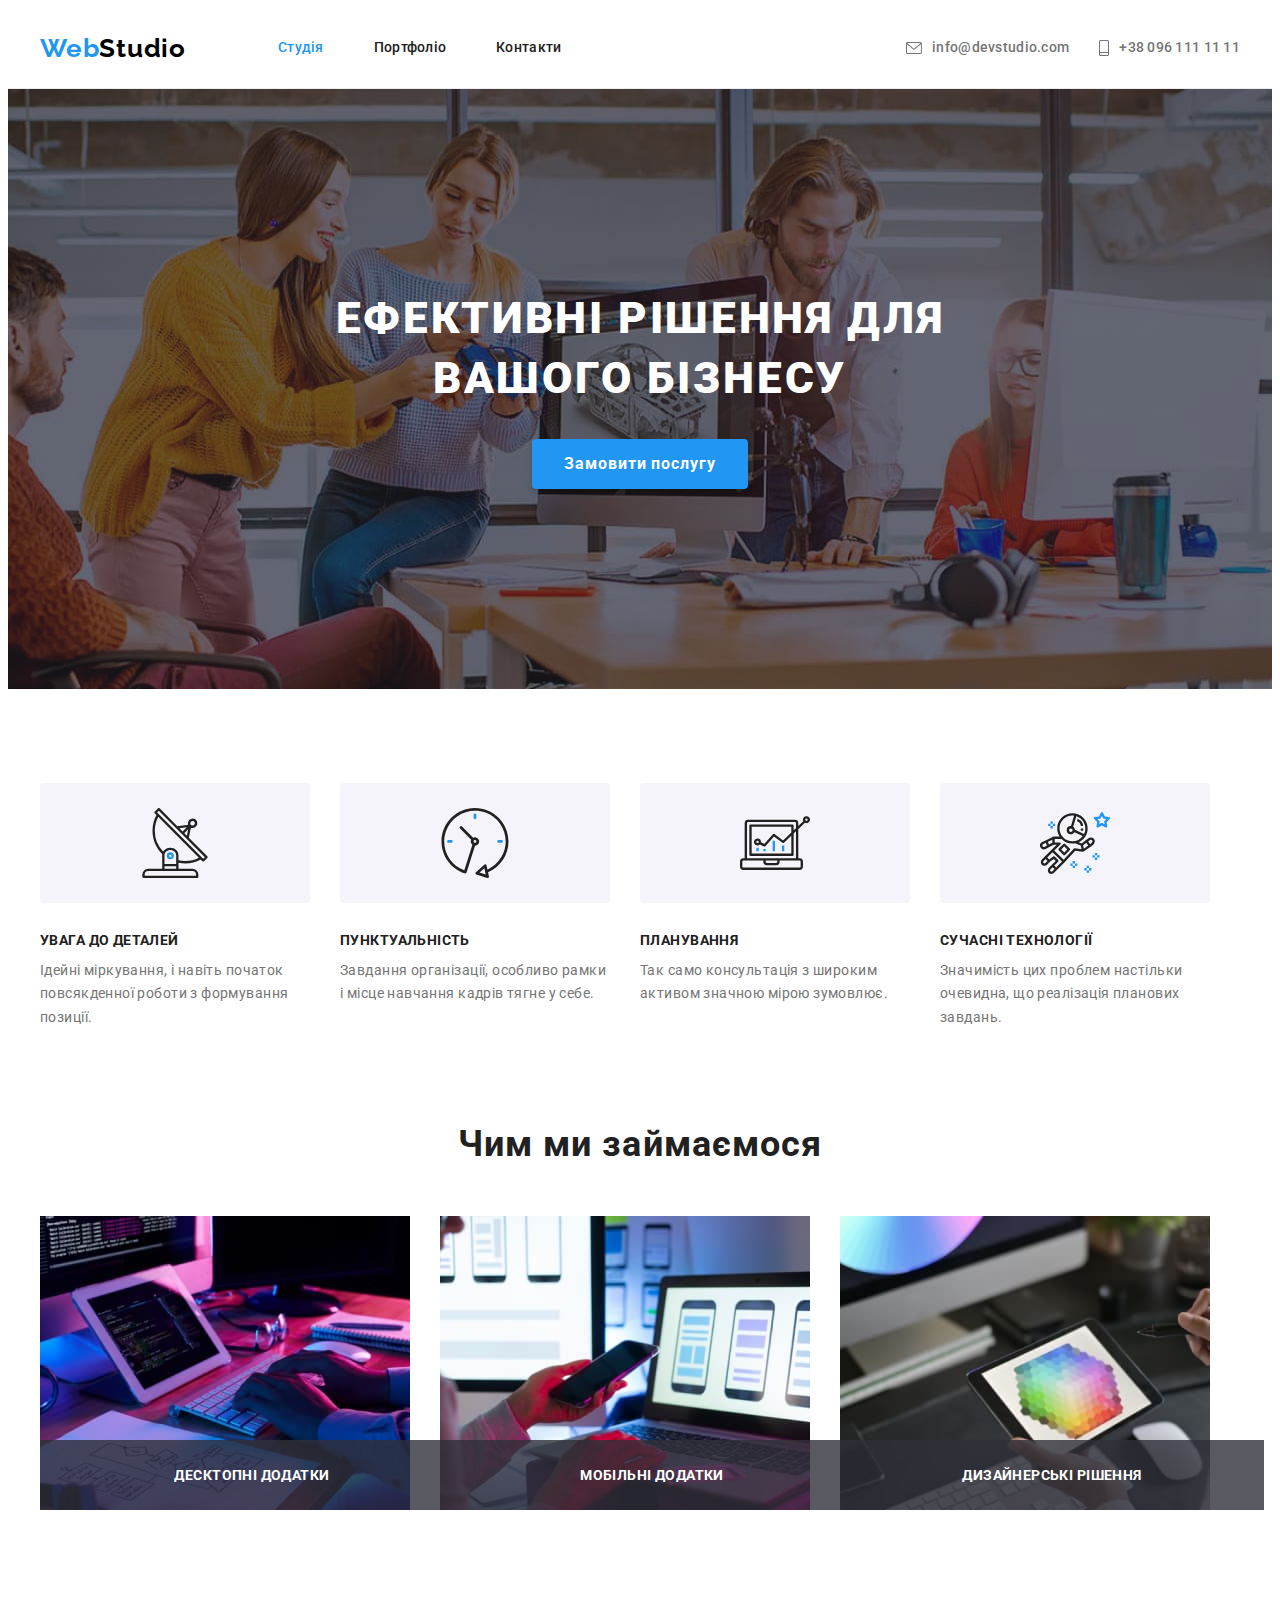
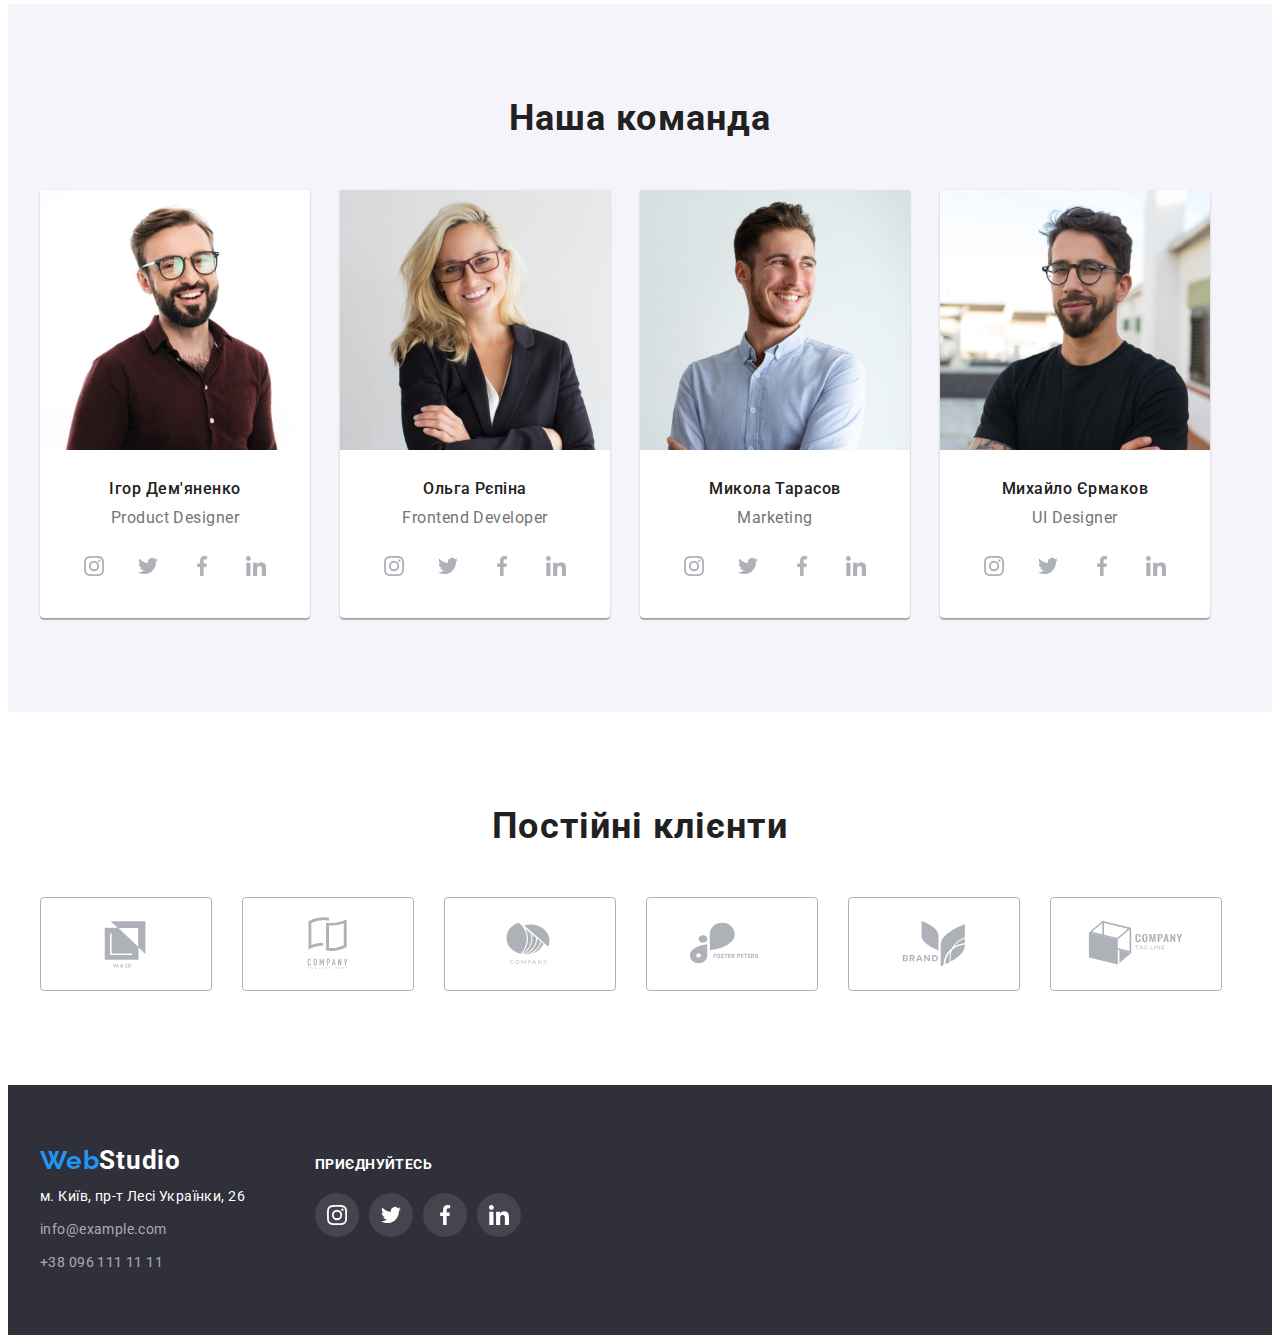
<file: index.html>
<!DOCTYPE html>
<html lang="uk">

<head>
  <meta charset="UTF-8" />
  <meta http-equiv="X-UA-Compatible" content="IE=edge" />
  <meta name="viewport" content="width=, initial-scale=1.0" />
  <link rel="preconnect" href="https://fonts.googleapis.com" />
  <link rel="preconnect" href="https://fonts.gstatic.com" crossorigin />
  <link href="https://fonts.googleapis.com/css2?family=Raleway:wght@700&family=Roboto:wght@400;500;700;900&display=swap"
    rel="stylesheet" />
  <link rel="stylesheet" href="https://cdnjs.cloudflare.com/ajax/libs/modern-normalize/1.1.0/modern-normalize.min.css"
    integrity="sha512-wpPYUAdjBVSE4KJnH1VR1HeZfpl1ub8YT/NKx4PuQ5NmX2tKuGu6U/JRp5y+Y8XG2tV+wKQpNHVUX03MfMFn9Q=="
    crossorigin="anonymous" referrerpolicy="no-referrer" />
  <link rel="stylesheet" href="./css/styles.css" />
  <title>WebStudio</title>
</head>

<body>
  <header class="header">
    <div class="container header-container">
      <div class="container-nav">
        <a href="./index.html" lang="en" class="logo link">
          <span class="logo-web">Web</span>Studio</a>
        <nav class="header-navigation">
          <ul class="header-list list">
            <li class="header-item">
              <a href="./index.html" class="header-link link active">Студія</a>
            </li>
            <li class="header-item">
              <a href="./portfolio.html" class="header-link link">Портфоліо</a>
            </li>
            <li class="header-item">
              <a href="#" class="header-link link">Контакти</a>
            </li>
          </ul>
        </nav>

        <ul class="header-contacts list">
          <li class="contacts-item">

            <a href="mailto:info@devstudio.com" class="header-mail link"><svg class="contacts-icon" width="16"
                height="12">
                <use href="./images/icons.svg#icon-envelope"></use>
              </svg>
              info@devstudio.com</a>

          </li>
          <li class="contacts-item">

            <a href="tel:+380961111111" class="header-tel link"><svg class="contacts-icon" width="10" height="16">
                <use href="./images/icons.svg#icon-smartphone"></use>
              </svg>
              +38 096 111 11 11</a>

          </li>
        </ul>
      </div>
    </div>
  </header>
  <main>
    <!-- Section1-->
    <section class="main-board">
      <div class="container">
        <h1 class="board-title">Ефективні рішення для вашого бізнесу</h1>
        <button type="button" data-modal-open class="main-btn button">
          Замовити послугу
        </button>
      </div>
    </section>
    <!--Section2-->
    <section class="features">
      <div class="container">
        <h2 class="visually-hidden">Особливості</h2>
        <ul class="features-list list">
          <li class="features-item">
            <div class="features-item-icon">
              <svg class="features-icon" width="70" height="70">
                <use href="./images/icons.svg#icon-antenna"></use>
              </svg>
            </div>
            <h3 class="features-bottom-title">УВАГА ДО ДЕТАЛЕЙ</h3>
            <p class="text-features">
              Ідейні міркування, і навіть початок повсякденної роботи з
              формування позиції.
            </p>
          </li>
          <li class="features-item">
            <div class="features-item-icon">
              <svg class="features-icon" width="70" height="70">
                <use href="./images/icons.svg#icon-clock"></use>
              </svg>
            </div>
            <h3 class="features-bottom-title">ПУНКТУАЛЬНІСТЬ</h3>
            <p class="text-features">
              Завдання організації, особливо рамки і місце навчання кадрів
              тягне у себе.
            </p>
          </li>
          <li class="features-item">
            <div class="features-item-icon">
              <svg class="features-icon" width="70" height="70">
                <use href="./images/icons.svg#icon-diagram"></use>
              </svg>
            </div>
            <h3 class="features-bottom-title">ПЛАНУВАННЯ</h3>
            <p class="text-features">
              Так само консультація з широким активом значною мірою зумовлює.
            </p>
          </li>
          <li class="features-item">
            <div class="features-item-icon">
              <svg class="features-icon" width="70" height="70">
                <use href="./images/icons.svg#icon-astronaut"></use>
              </svg>
            </div>
            <h3 class="features-bottom-title">СУЧАСНІ ТЕХНОЛОГІЇ</h3>
            <p class="text-features">
              Значимість цих проблем настільки очевидна, що реалізація
              планових завдань.
            </p>
          </li>
        </ul>
      </div>
    </section>
    <!--section3-->
    <section class="profile">
      <div class="container">
        <h2 class="profile-title">Чим ми займаємося</h2>
        <ul class="profile-list list">
          <li class="profile-item">
            <div class="profile-wrap"><img src="./images/programming.jpg" alt="programming" width="370" height="294" />
              <h3 class="profile-top-title">ДЕСКТОПНІ ДОДАТКИ</h3>
            </div>

          </li>
          <li class="profile-item">
            <div class="profile-wrap"><img src="./images/applications.jpg" alt="applications" width="370"
                height="294" />
              <h3 class="profile-top-title">МОБІЛЬНІ ДОДАТКИ</h3>
            </div>

          </li>
          <li class="profile-item">
            <div class="profile-wrap"><img src="./images/photoshop.jpg" alt="Photoshop" width="370" height="294" />
              <h3 class="profile-top-title">ДИЗАЙНЕРСЬКІ РІШЕННЯ</h3>
            </div>

          </li>
        </ul>
      </div>
    </section>
    <!--Section4 Team-->
    <section class="team">
      <div class="container">
        <h2 class="team-title">Наша команда</h2>
        <ul class="team-list list">
          <li class="team-list-item">
            <img src="./images/product.jpg" alt="Ігор Дем'яненко" width="270" height="260" class="team-img" />
            <div class="team-content">
              <h3 class="team-worker">Ігор Дем'яненко</h3>
              <p lang="en" class="team-text">Product Designer</p>
              <ul class="team-link-list list">
                <li class="team-link-item">
                  <a class="team-link" href="#">
                    <svg class="team-link-icon" width="20px" height="20px">
                      <use href="./images/icons.svg#icon-instagram"></use>
                    </svg>
                  </a>
                </li>
                <li class="team-link-item">
                  <a class="team-link" href="#">
                    <svg class="team-link-icon" width="20px" height="20px">
                      <use href="./images/icons.svg#icon-twitter"></use>
                    </svg>
                  </a>
                </li>
                <li class="team-link-item">
                  <a class="team-link" href="#">
                    <svg class="team-link-icon" width="20px" height="20px">
                      <use href="./images/icons.svg#icon-facebook"></use>
                    </svg>
                  </a>
                </li>
                <li class="team-link-item">
                  <a class="team-link" href="#">
                    <svg class="team-link-icon" width="20px" height="20px">
                      <use href="./images/icons.svg#icon-linkedin"></use>
                    </svg>
                  </a>
                </li>
              </ul>
            </div>
          </li>
          <li class="team-list-item">
            <img src="./images/frontend.jpg" alt="Ольга Рєпіна" width="270" height="260" class="team-img" />
            <div class="team-content">
              <h3 class="team-worker">Ольга Рєпіна</h3>
              <p lang="en" class="team-text">Frontend Developer</p>
              <ul class="team-link-list list">
                <li class="team-link-item">
                  <a class="team-link" href="#">
                    <svg class="team-link-icon" width="20px" height="20px">
                      <use href="./images/icons.svg#icon-instagram"></use>
                    </svg>
                  </a>
                </li>
                <li class="team-link-item">
                  <a class="team-link" href="#">
                    <svg class="team-link-icon" width="20px" height="20px">
                      <use href="./images/icons.svg#icon-twitter"></use>
                    </svg>
                  </a>
                </li>
                <li class="team-link-item">
                  <a class="team-link" href="#">
                    <svg class="team-link-icon" width="20px" height="20px">
                      <use href="./images/icons.svg#icon-facebook"></use>
                    </svg>
                  </a>
                </li>
                <li class="team-link-item">
                  <a class="team-link" href="#">
                    <svg class="team-link-icon" width="20px" height="20px">
                      <use href="./images/icons.svg#icon-linkedin"></use>
                    </svg>
                  </a>
                </li>
              </ul>
            </div>
          </li>
          <li class="team-list-item">
            <img src="./images/marketing.jpg" alt="Микола Тарасов" width="270" height="260" class="team-img" />
            <div class="team-content">
              <h3 class="team-worker">Микола Тарасов</h3>
              <p lang="en" class="team-text">Marketing</p>
              <ul class="team-link-list list">
                <li class="team-link-item">
                  <a class="team-link" href="#">
                    <svg class="team-link-icon" width="20px" height="20px">
                      <use href="./images/icons.svg#icon-instagram"></use>
                    </svg>
                  </a>
                </li>
                <li class="team-link-item">
                  <a class="team-link" href="#">
                    <svg class="team-link-icon" width="20px" height="20px">
                      <use href="./images/icons.svg#icon-twitter"></use>
                    </svg>
                  </a>
                </li>
                <li class="team-link-item">
                  <a class="team-link" href="#">
                    <svg class="team-link-icon" width="20px" height="20px">
                      <use href="./images/icons.svg#icon-facebook"></use>
                    </svg>
                  </a>
                </li>
                <li class="team-link-item">
                  <a class="team-link" href="#">
                    <svg class="team-link-icon" width="20px" height="20px">
                      <use href="./images/icons.svg#icon-linkedin"></use>
                    </svg>
                  </a>
                </li>
              </ul>
            </div>
          </li>
          <li class="team-list-item">
            <img src="./images/ui.jpg" alt="Михайло Єрмаков" width="270" height="260" class="team-img" />
            <div class="team-content">
              <h3 class="team-worker">Михайло Єрмаков</h3>
              <p lang="en" class="team-text">UI Designer</p>
              <ul class="team-link-list list">
                <li class="team-link-item">
                  <a class="team-link" href="#">
                    <svg class="team-link-icon" width="20" height="20">
                      <use href="./images/icons.svg#icon-instagram"></use>
                    </svg>
                  </a>
                </li>
                <li class="team-link-item">
                  <a class="team-link" href="#">
                    <svg class="team-link-icon" width="20" height="20">
                      <use href="./images/icons.svg#icon-twitter"></use>
                    </svg>
                  </a>
                </li>
                <li class="team-link-item">
                  <a class="team-link" href="#">
                    <svg class="team-link-icon" width="20" height="20">
                      <use href="./images/icons.svg#icon-facebook"></use>
                    </svg>
                  </a>
                </li>
                <li class="team-link-item">
                  <a class="team-link" href="#">
                    <svg class="team-link-icon" width="20" height="20">
                      <use href="./images/icons.svg#icon-linkedin"></use>
                    </svg>
                  </a>
                </li>
              </ul>
            </div>
          </li>
        </ul>
      </div>
    </section>
    <!--Section Clients-->
    <section class="clients">
      <div class="container">
        <h2 class="clients-title">Постійні клієнти</h2>
        <ul class="clients-list list">
          <li class="clients-item">
            <a href="#" class="clients-logo link">
              <svg class="clients-icon" width="106" height="60">
                <use href="./images/icons.svg#icon-ya-go"></use>
              </svg>
            </a>
          </li>
          <li class="clients-item">
            <a href="#" class="clients-logo link">
              <svg class="clients-icon" width="106" height="60">
                <use href="./images/icons.svg#icon-tagline"></use>
              </svg>
            </a>
          </li>
          <li class="clients-item">
            <a href="#" class="clients-logo link">
              <svg class="clients-icon" width="106" height="60">
                <use href="./images/icons.svg#icon-company"></use>
              </svg>
            </a>
          </li>

          <li class="clients-item">
            <a href="#" class="clients-logo link">
              <svg class="clients-icon" width="106" height="60">
                <use href="./images/icons.svg#icon-foster-peters"></use>
              </svg>
            </a>
          </li>
          <li class="clients-item">
            <a href="#" class="clients-logo link">
              <svg class="clients-icon" width="106" height="60">
                <use href="./images/icons.svg#icon-brand"></use>
              </svg>
            </a>
          </li>
          <li class="clients-item">
            <a href="#" class="clients-logo link">
              <svg class="clients-icon" width="106" height="60">
                <use href="./images/icons.svg#icon-tag-line"></use>
              </svg>
            </a>
          </li>
        </ul>
      </div>
    </section>
  </main>

  <footer class="footer">
    <div class="container">
      <div class="footer-container">

        <div class="footer-list-content">
          <a href="./index.html" lang="en" class="footer-logo link">
            <span class="logo-web">Web</span>Studio</a>
          <address>

            <ul class="footer-list list">
              <li class="footer-item">
                <a href="https://www.google.com/maps/d/viewer?mid=10uSM3H-mIU3GznYo2szRIEphczw&hl=en_US&ll=50.42732700000001%2C30.538092&z=17"
                  target="_blank" rel="nofollow noopener noreferrer" class="footer-link-map link">м. Київ, пр-т Лесі
                  Українки, 26</a>
              </li>
              <li class="footer-item">
                <a href="mailto:info@example.com" class="footer-mail link">info@example.com</a>
              </li>
              <li class="footer-item">
                <a href="+380961111111" class="footer-tel link">+38 096 111 11 11</a>
              </li>
            </ul>

          </address>
        </div>
        <div class="social-container">
          <p class="social-title">приєднуйтесь</p>
          <ul class="social-list list">
            <li class="social-item">
              <a href="#" class="social-link">
                <svg class="social-icon" width="20px" height="20px">
                  <use href="./images/icons.svg#icon-instagram"></use>
                </svg>
              </a>
            </li>
            <li class="social-item">
              <a href="#" class="social-link">
                <svg class="social-icon" width="20px" height="20px">
                  <use href="./images/icons.svg#icon-twitter"></use>
                </svg>
              </a>
            </li>
            <li class="social-item">
              <a href="#" class="social-link">
                <svg class="social-icon" width="20px" height="20px">
                  <use href="./images/icons.svg#icon-facebook"></use>
                </svg>
              </a>
            </li>
            <li class="social-item">
              <a href="#" class="social-link">
                <svg class="social-icon" width="20px" height="20px">
                  <use href="./images/icons.svg#icon-linkedin"></use>
                </svg>
              </a>
            </li>
          </ul>
        </div>
      </div>
    </div>
  </footer>
  <div class="backdrop is-hidden" data-modal>
    <div class="modal">
      <button type="button" data-modal-close class="modal-btn">
        <svg class="model-close-icon" width="18" height="18">
          <use href="./images/icons.svg#icon-cross"></use>
        </svg>
      </button>
    </div>
  </div>
  <script src="./js/model.js"></script>
</body>

</html>
</file>
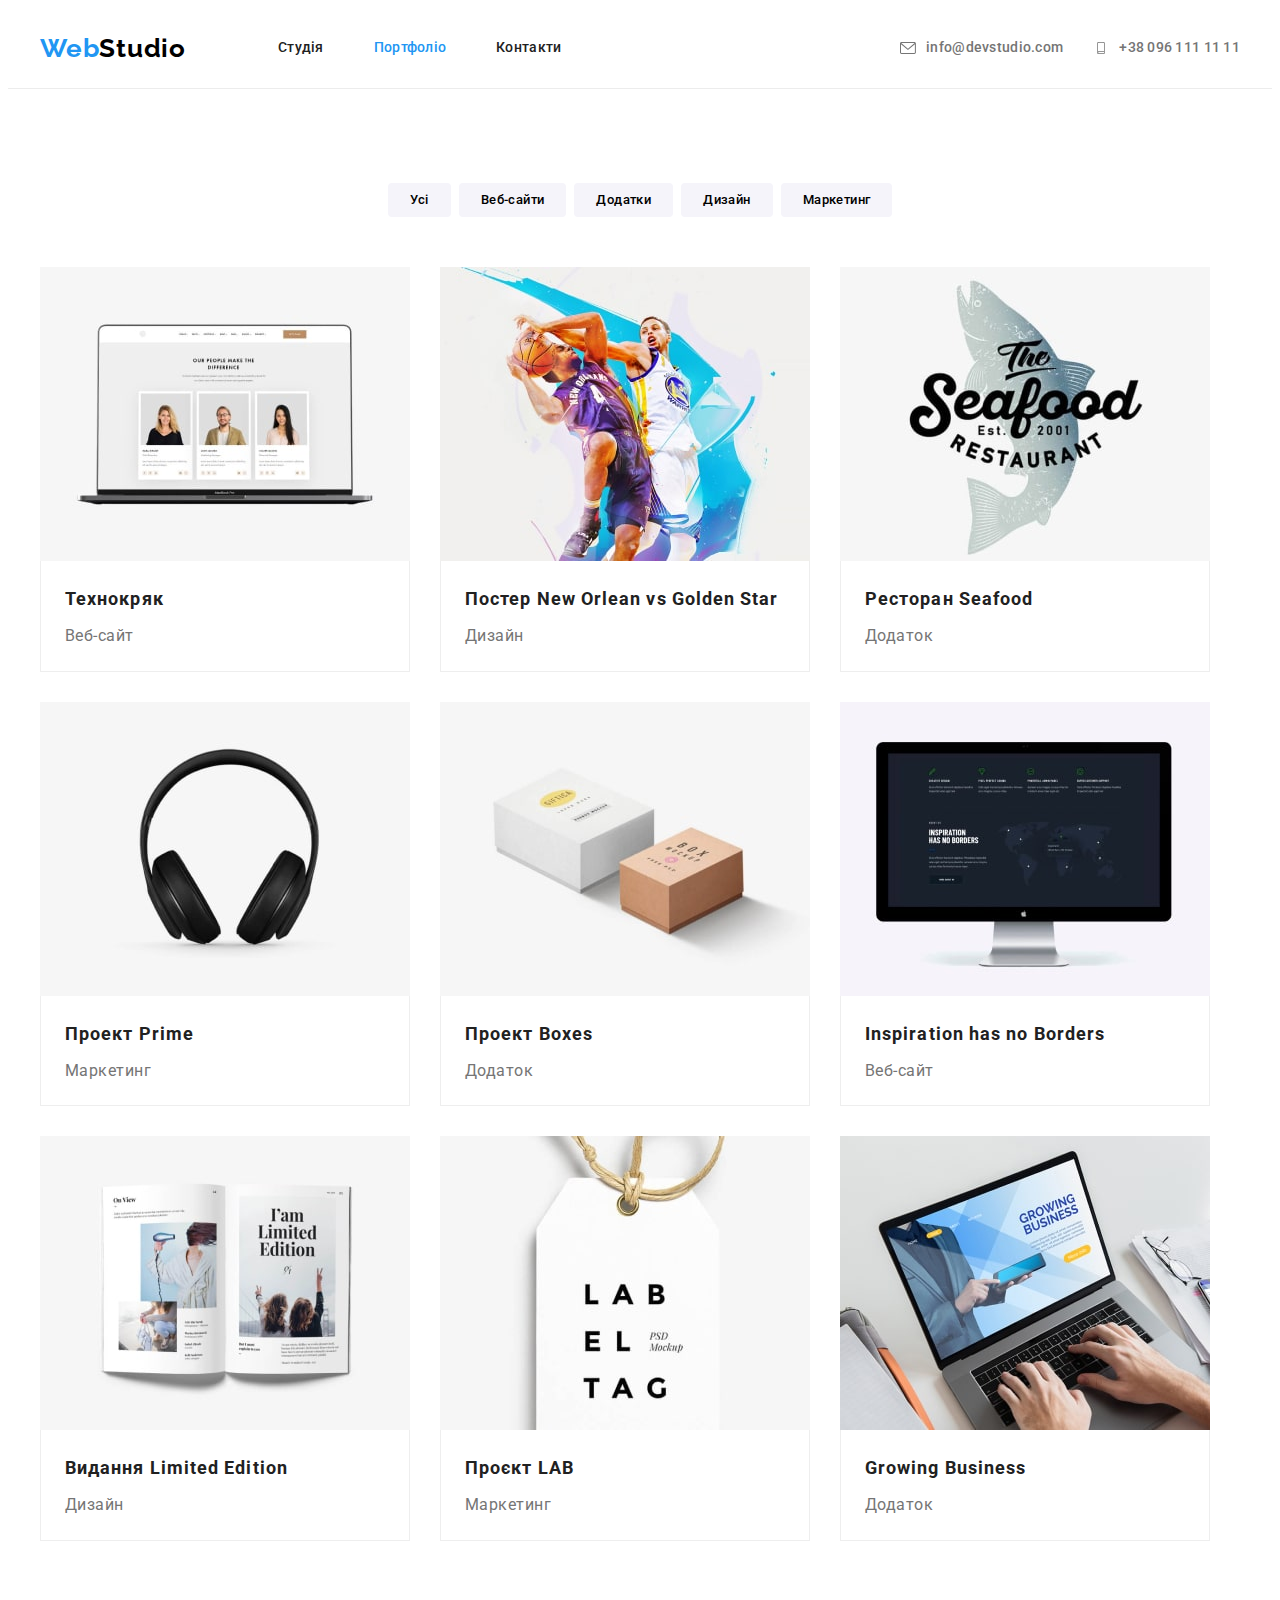
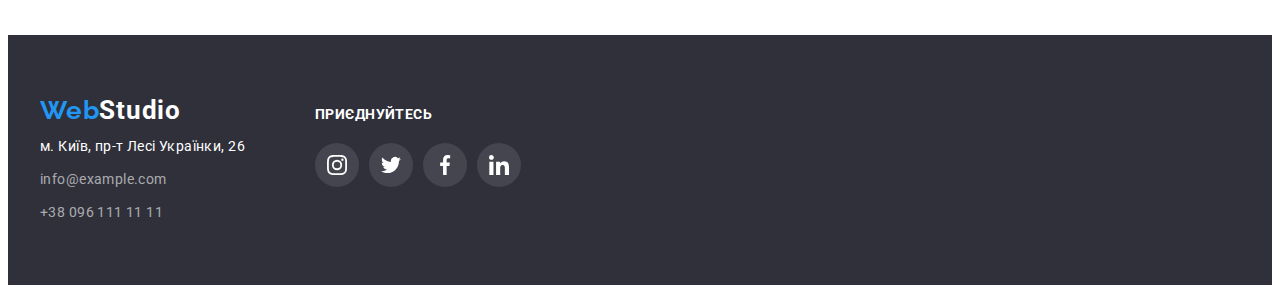
<file: portfolio.html>
<!DOCTYPE html>
<html lang="uk">

<head>
  <meta charset="UTF-8" />
  <meta http-equiv="X-UA-Compatible" content="IE=edge" />
  <meta name="viewport" content="width=device-width, initial-scale=1.0" />
  <link rel="preconnect" href="https://fonts.googleapis.com" />
  <link rel="preconnect" href="https://fonts.gstatic.com" crossorigin />
  <link href="https://fonts.googleapis.com/css2?family=Raleway:wght@700&family=Roboto:wght@400;500;700;900&display=swap"
    rel="stylesheet" />
  <link rel="stylesheet" href="https://cdnjs.cloudflare.com/ajax/libs/modern-normalize/1.1.0/modern-normalize.min.css"
    integrity="sha512-wpPYUAdjBVSE4KJnH1VR1HeZfpl1ub8YT/NKx4PuQ5NmX2tKuGu6U/JRp5y+Y8XG2tV+wKQpNHVUX03MfMFn9Q=="
    crossorigin="anonymous" referrerpolicy="no-referrer" />
  <link rel="stylesheet" href="./css/styles.css" />
  <title>Portfolio</title>
</head>

<body>
  <header class="header">
    <div class="container header-container">
      <div class="container-nav">
        <a href="./index.html" lang="en" class="logo link">
          <span class="logo-web">Web</span>Studio</a>
        <nav class="header-navigation">
          <ul class="header-list list">
            <li class="header-item">
              <a href="./index.html" class="header-link link">Студія</a>
            </li>
            <li class="header-item">
              <a href="./portfolio.html" class="header-link link active">Портфоліо</a>
            </li>
            <li class="header-item">
              <a href="#" class="header-link link">Контакти</a>
            </li>
          </ul>
        </nav>

        <ul class="header-contacts list">
          <li class="contacts-item">
            <div class="contacts-item-icon">
              <a href="mailto:info@devstudio.com" class="header-mail link"><svg class="contacts-icon" width="16px"
                  height="12px">
                  <use href="./images/icons.svg#icon-envelope"></use>
                </svg>
                info@devstudio.com</a>
            </div>
          </li>
          <li class="contacts-item">
            <div class="contacts-item-icon">
              <a href="tel:+380961111111" class="header-tel link"><svg class="contacts-icon" width="16px" height="12px">
                  <use href="./images/icons.svg#icon-smartphone"></use>
                </svg>
                +38 096 111 11 11</a>
            </div>
          </li>
        </ul>
      </div>
    </div>
  </header>
  <main>
    <!--Section 1-->
    <section>
      <div class="container">
        <h1 class="visually-hidden">Портфоліо</h1>

        <ul class="main-btn-list list">
          <li>
            <button type="button" class="main-btn-item button link">Усі</button>
          </li>
          <li>
            <button type="button" class="main-btn-item button link">
              Веб-сайти
            </button>
          </li>
          <li>
            <button type="button" class="main-btn-item button link">
              Додатки
            </button>
          </li>
          <li>
            <button type="button" class="main-btn-item button link">
              Дизайн
            </button>
          </li>
          <li>
            <button type="button" class="main-btn-item button link">
              Маркетинг
            </button>
          </li>
        </ul>

        <ul class="project-list list">
          <li class="project-item">
            <a href="#" class="project-link link">
              <div class="project-wrap"><img src="./images/portfolio/img.jpeg" alt="технокряк" width="370"
                  height="294" />
                <p class="project-top-text">Ресурс пропонує комплексні пропозиції з різним рівнем функціоналу та
                  сервісів. Все це дозволить відвідувачу отримати вичерпні відомості про компанію чи приватну особу.</p>
              </div>
              <div class="project-content">
                <h2 class="project-title">Технокряк</h2>
                <p class="project-text">Веб-сайт</p>
              </div>
            </a>
          </li>
          <li class="project-item">
            <a href="#" class="project-link link">
              <div class="project-wrap"><img src="./images/portfolio/basketball.jpeg" alt="постер матчу" width="370"
                  height="294" />
                <p class="project-top-text">Ресурс пропонує комплексні пропозиції з різним рівнем функціоналу та
                  сервісів. Все це дозволить відвідувачу отримати вичерпні відомості про компанію чи приватну особу.</p>
              </div>
              <div class="project-content">
                <h2 class="project-title">
                  Постер <span lang="en"> New Orlean vs Golden Star</span>
                </h2>
                <p class="project-text">Дизайн</p>
              </div>
            </a>
          </li>
          <li class="project-item">
            <a href="#" class="project-link link">
              <div class="project-wrap"><img src="./images/portfolio/seafood.jpeg" alt="додаток ресторану" width="370"
                  height="294" />
                <p class="project-top-text">Ресурс пропонує комплексні пропозиції з різним рівнем функціоналу та
                  сервісів. Все це дозволить відвідувачу отримати вичерпні відомості про компанію чи приватну особу.</p>
              </div>
              <div class="project-content">
                <h2 class="project-title">Ресторан Seafood</h2>
                <p class="project-text">Додаток</p>
              </div>
            </a>
          </li>
          <li class="project-item">
            <a href="#" class="project-link link">
              <div class="project-wrap"><img src="./images/portfolio/headphones.jpeg" alt="навушники" width="370"
                  height="294" />
                <p class="project-top-text">Ресурс пропонує комплексні пропозиції з різним рівнем функціоналу та
                  сервісів. Все це дозволить відвідувачу отримати вичерпні відомості про компанію чи приватну особу.</p>
              </div>
              <div class="project-content">
                <h2 class="project-title">
                  Проeкт <span lang="en"> Prime</span>
                </h2>
                <p class="project-text">Маркетинг</p>
              </div>
            </a>
          </li>
          <li class="project-item">
            <a href="#" class="project-link link">
              <div class="project-wrap"><img src="./images/portfolio/boxes.jpeg" alt="проект бокси" width="370"
                  height="294" />
                <p class="project-top-text">Ресурс пропонує комплексні пропозиції з різним рівнем функціоналу та
                  сервісів. Все це дозволить відвідувачу отримати вичерпні відомості про компанію чи приватну особу.</p>
              </div>
              <div class="project-content">
                <h2 class="project-title">Проект <span lang="en">Boxes</span></h2>
                <p class="project-text">Додаток</p>
              </div>
            </a>
          </li>
          <li class="project-item">
            <a href="#" class="project-link link">
              <div class="project-wrap"><img src="./images/portfolio/monitor.jpeg" alt="монітор" width="370"
                  height="294" />
                <p class="project-top-text">Ресурс пропонує комплексні пропозиції з різним рівнем функціоналу та
                  сервісів. Все це дозволить відвідувачу отримати вичерпні відомості про компанію чи приватну особу.</p>
              </div>
              <div class="project-content">
                <h2 class="project-title" lang="en">
                  Inspiration has no Borders
                </h2>
                <p class="project-text">Веб-сайт</p>
              </div>
            </a>
          </li>
          <li class="project-item">
            <a href="#" class="project-link link">
              <div class="project-wrap"><img src="./images/portfolio/magazin.jpeg" alt="журнал" width="370"
                  height="294" />
                <p class="project-top-text">Ресурс пропонує комплексні пропозиції з різним рівнем функціоналу та
                  сервісів. Все це дозволить відвідувачу отримати вичерпні відомості про компанію чи приватну особу.</p>
              </div>
              <div class="project-content">
                <h2 class="project-title">
                  Видання <span lang="en">Limited Edition</span>
                </h2>
                <p class="project-text">Дизайн</p>
              </div>
            </a>
          </li>
          <li class="project-item">
            <a href="#" class="project-link link">
              <div class="project-wrap"><img src="./images/portfolio/tag.jpeg" alt="проект лаб" width="370"
                  height="294" />
                <p class="project-top-text">Ресурс пропонує комплексні пропозиції з різним рівнем функціоналу та
                  сервісів. Все це дозволить відвідувачу отримати вичерпні відомості про компанію чи приватну особу.</p>
              </div>
              <div class="project-content">
                <h2 class="project-title">Проєкт LAB</h2>
                <p class="project-text">Маркетинг</p>
              </div>
            </a>
          </li>
          <li class="project-item">
            <a href="#" class="project-link link">
              <div class="project-wrap"><img src="./images/portfolio/growing.jpeg" alt="додаток для бізнесу" width="370"
                  height="294" />
                <p class="project-top-text">Ресурс пропонує комплексні пропозиції з різним рівнем функціоналу та
                  сервісів. Все це дозволить відвідувачу отримати вичерпні відомості про компанію чи приватну особу.</p>
              </div>
              <div class="project-content">
                <h2 class="project-title" lang="en">Growing Business</h2>
                <p class="project-text">Додаток</p>
              </div>
            </a>
          </li>
        </ul>
      </div>
    </section>
  </main>

  <footer class="footer">
    <div class="container">
      <div class="footer-container">

        <div class="footer-list-content">
          <a href="./index.html" lang="en" class="footer-logo link">
            <span class="logo-web">Web</span>Studio</a>
          <address>

            <ul class="footer-list list">
              <li class="footer-item">
                <a href="https://www.google.com/maps/d/viewer?mid=10uSM3H-mIU3GznYo2szRIEphczw&hl=en_US&ll=50.42732700000001%2C30.538092&z=17"
                  target="_blank" rel="nofollow noopener noreferrer" class="footer-link-map link">м. Київ, пр-т Лесі
                  Українки, 26</a>
              </li>
              <li class="footer-item">
                <a href="mailto:info@example.com" class="footer-mail link">info@example.com</a>
              </li>
              <li class="footer-item">
                <a href="+380961111111" class="footer-tel link">+38 096 111 11 11</a>
              </li>
            </ul>

          </address>
        </div>
        <div class="social-container">
          <p class="social-title">приєднуйтесь</p>
          <ul class="social-list list">
            <li class="social-item">
              <a href="#" class="social-link">
                <svg class="social-icon" width="20px" height="20px">
                  <use href="./images/icons.svg#icon-instagram"></use>
                </svg>
              </a>
            </li>
            <li class="social-item">
              <a href="#" class="social-link">
                <svg class="social-icon" width="20px" height="20px">
                  <use href="./images/icons.svg#icon-twitter"></use>
                </svg>
              </a>
            </li>
            <li class="social-item">
              <a href="#" class="social-link">
                <svg class="social-icon" width="20px" height="20px">
                  <use href="./images/icons.svg#icon-facebook"></use>
                </svg>
              </a>
            </li>
            <li class="social-item">
              <a href="#" class="social-link">
                <svg class="social-icon" width="20px" height="20px">
                  <use href="./images/icons.svg#icon-linkedin"></use>
                </svg>
              </a>
            </li>
          </ul>
        </div>
      </div>
    </div>
  </footer>
</body>

</html>
</file>
<file: css/styles.css>
:root {
  --accent-color: #2196f3;
  --normal-color: #ffffff;
  --primary-color: #212121;
  --minor-color: #757575;
  --secondary-color: #f5f4fa;
  --secondary-font: "Raleway", sans-serif;
  --accent-text-color: #000000;
  --background-color: #2f303a;
  --main-btn-color: #188ce8;
  --ms-transition: 250ms linear;
  --transition-effect: cubic-bezier(0.4, 0, 0.2, 1);
}
p,
h1,
h2,
h3,
h4,
h5,
h6 {
  margin: 0;
}
ul {
  margin: 0;
  padding-left: 0;
}
img {
  display: block;
}
.button {
  font-family: inherit;
  border: transparent;
  cursor: pointer;
}
.header-link,
.current {
  accent-color: var(--accent-color);
}
.visually-hidden {
  position: absolute;
  width: 1px;
  height: 1px;
  margin: -1px;
  border: 0;
  padding: 0;
  white-space: nowrap;
  clip-path: inset(100%);
  clip: rect(0 0 0 0);
  overflow: hidden;
}
body {
  font-family: "Roboto", sans-serif;
  background-color: var(--normal-color);
}
.container {
  width: 1200px;
  padding-left: 15px;
  padding-right: 15px;
  margin: 0 auto;
}
section {
  padding-top: 94px;
  padding-bottom: 94px;
}
/*Logo Style*/
.logo {
  font-family: var(--secondary-font);
  color: var(--accent-text-color);
  font-weight: 700;
  font-size: 26px;
  line-height: 1.19;
  letter-spacing: 0.03em;

  width: 145px;
  margin-right: 93px;
}
.logo-web {
  color: var(--accent-color);
  font-family: var(--secondary-font);
}

.list {
  list-style: none;
}
.link {
  text-decoration: none;
}
/*Header Style*/
.header-list {
  display: flex;

  gap: 50px;
  font-weight: 500;
  font-size: 14px;
  line-height: 1.14;
  letter-spacing: 0.02em;
  color: #212121;
}
.contacts-item-icon {
  display: flex;
  align-items: center;
  justify-content: center;
}
.contacts-icon {
  margin-right: 10px;
}
.contacts-item {
  margin-left: 30px;
}
.contacts-item:first-child {
  margin-left: 0;
}
.contacts-icon {
  fill: currentColor;
  transition: color var(--ms-transition);
  transition-timing-function: var(--transition-effect);
}
.contacts-icon:hover,
.contacts-icon:focus {
  color: var(--accent-color);
}

.header-contacts {
  display: flex;
  margin-left: auto;
}
.header-tel {
  padding-top: 32px;
  padding-bottom: 32px;
  display: flex;
  align-items: center;
  justify-content: center;
}

.header-navigation {
  width: 281px;
}

.header {
  border-bottom: 1px solid #ececec;
}
.header-link {
  font-weight: 500;
  font-size: 14px;
  line-height: 1.14;
  padding-top: 32px;
  padding-bottom: 32px;
  letter-spacing: 0.02em;
  color: var(--primary-color);
  padding-top: 32px;
  padding-bottom: 32px;
  display: block;
  transition: color var(--ms-transition);
  transition-timing-function: var(--transition-effect);
}
.header-mail {
  padding-top: 32px;
  padding-bottom: 32px;
  display: flex;
  align-items: center;
  justify-content: center;
}

.header-tel,
.header-mail {
  font-weight: 500;
  font-size: 14px;
  line-height: 1.14;
  letter-spacing: 0.02em;

  color: var(--minor-color);
  transition: color var(--ms-transition);
  transition-timing-function: var(--transition-effect);
}
.header-tel:hover,
.header-mail:hover,
.header-link:hover,
.header-tel:focus,
.header-mail:focus,
.header-link:focus {
  color: var(--accent-color);
}

/*Main Content Board Style*/
.main-board {
  background-color: #c4c4c4;

  padding: 200px 0 200px 0;
  text-align: center;
  background-image: linear-gradient(
      rgba(47, 48, 58, 0.4),
      rgba(47, 48, 58, 0.4)
    ),
    url(../images/img-board.jpeg);
  background-repeat: no-repeat;
  background-position: center;
  background-size: cover;
  display: flex;
  align-items: center;
  max-width: 1600px;
  margin: 0 auto;
}

.board-title {
  font-weight: 900;
  font-size: 44px;
  line-height: 1.36;
  text-align: center;
  letter-spacing: 0.06em;
  text-transform: uppercase;
  color: var(--normal-color);
  max-width: 696px;
  margin: 0 auto;
  margin-bottom: 30px;
  display: block;
}
.main-btn {
  font-weight: 700;
  line-height: 1.87;
  text-align: center;
  font-size: 16px;
  letter-spacing: 0.06em;
  color: var(--normal-color);
  background-color: var(--accent-color);
  box-shadow: 0px 4px 4px rgba(0, 0, 0, 0.15);
  border-radius: 4px;
  padding: 10px 32px;
  transition: background-color var(--ms-transition);
  transition-timing-function: var(--transition-effect);
}
.main-btn:hover,
.main-btn:focus {
  background-color: var(--main-btn-color);
}

/* Main Content Style Особенности*/
.features-list {
  display: flex;
  gap: 30px;
}
.features-item-icon {
  display: flex;
  align-items: center;
  justify-content: center;
  flex-direction: column;
  height: 120px;
  background: var(--secondary-color);
  margin-bottom: 30px;
  border-radius: 4px;
}
.features-bottom-title {
  font-weight: 700;
  font-size: 14px;
  line-height: 1.14;
  letter-spacing: 0.03em;
  text-transform: uppercase;

  color: var(--primary-color);
  max-width: 270px;
  margin-bottom: 10px;
}
.features-item {
}
.text-features {
  font-size: 14px;
  line-height: 1.71;
  letter-spacing: 0.03em;
  color: var(--minor-color);
  max-width: 270px;
}
/* Main Content Style Чим ми займаємося*/
.profile {
  padding-top: 0;
}
.profile-wrap {
  position: relative;
}
.profile-top-title {
  position: absolute;
  bottom: 0;
  left: 0;
  text-transform: uppercase;
  font-weight: 700;
  font-size: 14px;
  line-height: 1.15;
  text-align: center;
  letter-spacing: 0.03em;
  color: var(--normal-color);
  background-color: rgba(47, 48, 58, 0.8);
  padding: 27px;
  width: 100%;
}
.profile-title {
  font-weight: 700;
  font-size: 36px;
  line-height: 1.16;
  text-align: center;
  letter-spacing: 0.03em;
  color: var(--primary-color);
  margin-bottom: 50px;
}
.profile-list {
  display: flex;
  gap: 30px;
}
.profile-item {
}
/*Main Content  Team Style*/
.team {
  background-color: var(--secondary-color);
}
.team-link-list {
  display: flex;
  justify-content: center;
  gap: 10px;
}
.team-link-item {
  display: flex;
  justify-content: center;
  gap: 10px;
}

.team-link {
  width: 44px;
  height: 44px;
  border-radius: 50%;
  background-color: rgba(255, 255, 255, 0.1);
  display: flex;
  align-items: center;
  justify-content: center;
  outline: none;
  transition: background-color var(--ms-transition);
  transition-timing-function: var(--transition-effect);
}
.team-link:hover,
.team-link:focus {
  background-color: var(--accent-color);
}
.team-link-icon {
  fill: #afb1b8;
  transition: fill var(--ms-transition);
  transition-timing-function: var(--transition-effect);
}

.team-link:hover .team-link-icon,
.team-link:focus .team-link-icon {
  fill: var(--normal-color);
}

.team-title {
  font-weight: 700;
  font-size: 36px;
  line-height: 1.16;
  text-align: center;
  letter-spacing: 0.03em;
  color: var(--primary-color);
  margin-bottom: 50px;
}
.team-list {
  display: flex;
  gap: 30px;
}

.team-list-item {
  width: 270px;
  left: 515px;
  top: 1771px;
  background: var(--normal-color);
  box-shadow: 0px 1px 3px rgb(0 0 0 / 12%), 0px 1px 1px rgb(0 0 0 / 14%),
    0px 2px 1px rgb(0 0 0 / 20%);
  border-radius: 0px 0px 4px 4px;
}
.team-img {
  margin: 0 auto;
}
.team-content {
  padding-top: 30px;
  padding-bottom: 30px;
}

.team-worker {
  font-weight: 500;
  font-size: 16px;
  line-height: 1.18;
  text-align: center;
  letter-spacing: 0.03em;
  color: var(--primary-color);
  margin-bottom: 10px;
}
.team-text {
  font-size: 16px;
  line-height: 1.18;
  text-align: center;
  letter-spacing: 0.03em;
  color: var(--minor-color);
  margin-bottom: 16px;
}
/*Clients Style*/
.clients-title {
  font-weight: 700;
  font-size: 36px;
  line-height: 1.16;
  text-align: center;
  letter-spacing: 0.03em;
  color: var(--primary-color);
  margin-bottom: 50px;
}

.clients-list {
  display: flex;
  gap: 30px;
}

.clients-logo {
  width: 170px;
  height: 92px;
  border: 1px solid #afb1b8;
  border-radius: 4px;
  display: flex;
  align-items: center;
  justify-content: center;
  outline: none;
  transition: fill var(--ms-transition);
  transition-timing-function: var(--transition-effect);
}
.clients-icon {
  fill: #afb1b8;
  transition: fill var(--ms-transition);
  transition-timing-function: var(--transition-effect);
}
.clients-logo:hover,
.clients-logo:focus {
  fill: var(--accent-color);
  border-color: var(--accent-color);
}
.clients-logo:hover .clients-icon,
.clients-logo:focus .clients-icon {
  fill: var(--accent-color);
}
/*Footer Style*/
.footer-logo {
  color: var(--normal-color);
  font-weight: 700;
  font-size: 26px;
  line-height: 1.19;
  letter-spacing: 0.03em;
  margin-bottom: 20px;
}

.footer {
  background-color: var(--background-color);
  padding-top: 60px;
  padding-bottom: 60px;
}
.footer-item {
  margin-top: 9px;
}
.footer-link-map {
  font-style: normal;

  font-size: 14px;
  line-height: 1.71;
  letter-spacing: 0.03em;
  color: var(--normal-color);
  margin-bottom: 9px;
}

.footer-mail,
.footer-tel {
  font-style: normal;
  font-size: 14px;
  line-height: 1.71;
  letter-spacing: 0.03em;
  color: rgba(255, 255, 255, 0.6);
  transition: color var(--ms-transition);
  transition-timing-function: var(--transition-effect);
}

.footer-link-map:hover,
.footer-link-map:focus,
.footer-mail:hover,
.footer-mail:focus,
.footer-tel:hover,
.footer-tel:focus {
  color: var(--accent-color);
}

.header-link.active {
  color: var(--accent-color);
}
/*Social*/
.social-list {
  display: flex;
  gap: 10px;
}
.footer-container {
  display: flex;
  align-items: baseline;
}
.social-link {
  width: 44px;
  height: 44px;
  border-radius: 50%;
  background-color: rgba(255, 255, 255, 0.1);
  display: flex;
  align-items: center;
  justify-content: center;
  outline: none;
  transition: background-color var(--ms-transition);
  transition-timing-function: var(--transition-effect);
}
.social-icon {
  fill: var(--normal-color);
}
.social-link:hover,
.social-link:focus {
  background-color: var(--accent-color);
}
.social-title {
  font-weight: 700;
  font-size: 14px;
  line-height: 1.14;
  letter-spacing: 0.03em;
  text-transform: uppercase;

  color: #ffffff;
  margin-bottom: 20px;
}
.social-container {
  margin-left: 70px;
}
/*PORTFOLIO STYLE*/
/*Potrfolio Main Style*/
.main-btn-list {
  display: flex;
  justify-content: center;
  margin: 0 0 50px 0;
  gap: 8px;
}
.main-btn-item {
  font-weight: 500;
  line-height: 1.63;
  letter-spacing: 0.03em;
  color: inherit;
  background-color: var(--secondary-color);
  filter: none;
  padding: 6px 22px;
  border-radius: 4px;
  transition: color var(--ms-transition), background-color var(--ms-transition),
    box-shadow var(--ms-transition);
  transition-timing-function: var(--transition-effect);
}

.main-btn-item:hover,
.main-btn-item:focus {
  color: var(--normal-color);
  cursor: pointer;
  background-color: var(--accent-color);
  box-shadow: 0px 3px 1px rgba(0, 0, 0, 0.1), 0px 1px 2px rgba(0, 0, 0, 0.08),
    0px 2px 2px rgba(0, 0, 0, 0.12);
}

/*Portfolio Project Style*/
.project-list {
  display: flex;
  flex-wrap: wrap;
  gap: 30px;
  margin-top: 34px;
}
.project-item {
}
.project-item:hover .project-link .project-top-text,
.project-item:focus .project-link .project-top-text {
  transform: translateY(0);
}
.project-wrap {
  position: relative;
  overflow: hidden;
}
.project-top-text {
  position: absolute;
  top: 0;
  left: 0;
  font-size: 18px;
  font-weight: 400;
  line-height: 1.6;
  color: var(--normal-color);
  background-color: rgba(33, 150, 243, 0.9);
  padding: 63px 24px;
  height: 100%;
  transform: translateY(100%);
  transition: transform var(--ms-transition);
  overflow: auto;
}
.project-title {
  font-style: normal;
  font-weight: 700;
  font-size: 18px;
  line-height: 2;
  letter-spacing: 0.06em;
  color: var(--primary-color);
  margin-bottom: 4px;
}
.project-text {
  font-size: 16px;
  line-height: 1.87;
  letter-spacing: 0.03em;
  color: var(--minor-color);
}
.project-content {
  border: 1px solid #eeeeee;
  border-top: 0;
  padding: 20px 24px;
}
.container-nav {
  display: flex;
  align-items: center;
}
.project-link {
  display: block;
  transition: box-shadow var(--ms-transition);
  transition-timing-function: var(--transition-effect);
}
.project-link:hover,
.project-link:focus {
  box-shadow: 0px 1px 1px rgba(0, 0, 0, 0.12), 0px 4px 4px rgba(0, 0, 0, 0.06),
    1px 4px 6px rgba(0, 0, 0, 0.16);
}

.backdrop {
  position: fixed;
  top: 0;
  left: 0;
  width: 100%;
  height: 100%;
  background-color: rgba(0, 0, 0, 0.2);
  transition: opacity 300ms linear, visibility 300ms linear;
}
.modal {
  width: 528px;
  min-height: 581px;
  background-color: var(--normal-color);
  box-shadow: 0px 1px 3px rgba(0, 0, 0, 0.12), 0px 1px 1px rgba(0, 0, 0, 0.14),
    0px 2px 1px rgba(0, 0, 0, 0.2);
  border-radius: 4px;
  position: absolute;
  top: 50%;
  left: 50%;
  transform: translate(-50%, -50%) scaleY(1);
  transition: transform 300ms linear;
}
.modal-btn {
  position: absolute;
  right: 8px;
  top: 8px;
  width: 30px;
  height: 30px;
  background-color: var(--normal-color);
  border: 1px solid rgba(0, 0, 0, 0.1);
  border-radius: 50%;
  display: flex;
  align-items: center;
  justify-content: center;
  cursor: pointer;
}
.modal-btn:hover,
.modal-btn:focus {
  background-color: var(--accent-color);
  fill: var(--normal-color);
  border-color: var(--accent-text-color);
}

.is-hidden {
  opacity: 0;
  visibility: hidden;
  pointer-events: none;
}
.backdrop.is-hidden .modal {
  transform: translate(-50%, -50%) scaleY(0);
}
</file>
